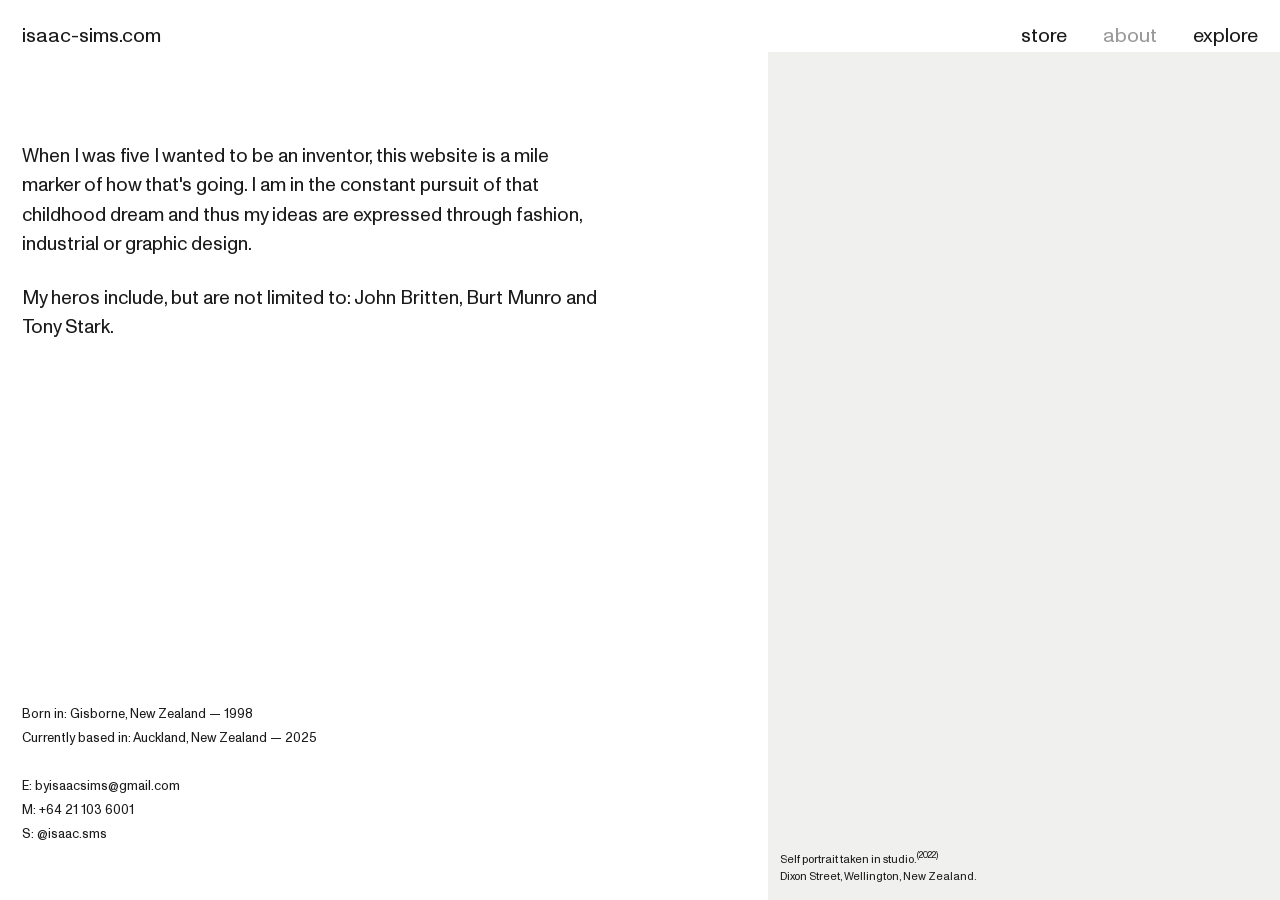
<file: about.html>
<!DOCTYPE html>
<html lang="en">
<head>
  <meta charset="UTF-8">
  <meta name="viewport" content="width=device-width, initial-scale=1.0">
  <title>About — isaac-sims.com</title>
  <meta name="description" content="About Isaac Sims — Designer based in Auckland, New Zealand.">

  <link rel="preconnect" href="https://fonts.googleapis.com">
  <link rel="preconnect" href="https://fonts.gstatic.com" crossorigin>
  <link href="https://fonts.googleapis.com/css2?family=Cormorant+Garamond:wght@400;500&family=DM+Sans:wght@300;400&display=swap" rel="stylesheet">

  <link rel="stylesheet" href="css/styles.css">
</head>
<body class="about-body">

  <!-- NAVIGATION -->
  <nav>
    <span class="site-name"><a href="index.html">isaac-sims.com</a></span>
    <div class="nav-links">
      <a href="store.html">store</a>
      <a href="about.html" class="current">about</a>
      <a href="explore.html">explore</a>
    </div>
  </nav>

  <!-- ABOUT LAYOUT -->
  <main class="about-layout">

    <!-- LEFT — Bio + contact -->
    <div class="about-left">
      <div>
        <div class="about-bio">
          <!--
            EDIT YOUR BIO HERE
          -->
          <p>When I was five I wanted to be an inventor, this website is a mile marker of how that's going. I am in the constant pursuit of that childhood dream and thus my ideas are expressed through fashion, industrial or graphic design.</p>
          <p>My heros include, but are not limited to: John Britten, Burt Munro and Tony Stark.</p>
        </div>
      </div>

      <div class="about-contact">
        <!--
          EDIT YOUR CONTACT DETAILS HERE
        -->
        Born in: Gisborne, New Zealand — 1998<br>
        Currently based in: Auckland, New Zealand — 2025<br>
        <br>
        E: <a href="mailto:byisaacsims@gmail.com">byisaacsims@gmail.com</a><br>
        M: <a href="tel:+6421103600">+64 21 103 6001</a><br>
        S: <a href="https://www.instagram.com/isaac.sms" target="_blank" rel="noopener">@isaac.sms</a>
      </div>
    </div>

    <!-- RIGHT — Portrait photo -->
    <div class="about-right">
      <!--
        REPLACE with your photo:
        <img class="about-photo" src="images/about/portrait.jpg" alt="Isaac Sims">
        Then update the caption below.
      -->
      <div class="about-photo-placeholder"></div>

      <div class="about-photo-caption">
        Self portrait taken in studio.<sup>(2022)</sup><br>
        Dixon Street, Wellington, New Zealand.
      </div>
    </div>

  </main>

  <script src="js/data.js"></script>
  <script src="js/main.js"></script>
</body>
</html>
</file>
<file: css/styles.css>
/* ============================================================
   ISAAC SIMS — Global Styles
   ============================================================ */


/* ============================================================
   CUSTOM FONTS
   To activate Monument Grotesk:
   1. Place your .woff2 files in the /fonts/ folder
   2. Uncomment the @font-face blocks below
   3. The site will start using them automatically
   ============================================================ */

@font-face {
  font-family: 'MonumentGrotesk';
  src: url('../fonts/MonumentGrotesk-Regular.woff2') format('woff2');
  font-weight: 400;
  font-style: normal;
  font-display: swap;
}

/*
  Only uncomment below if you also have Medium/Light font files:

@font-face {
  font-family: 'MonumentGrotesk';
  src: url('../fonts/MonumentGrotesk-Medium.woff2') format('woff2');
  font-weight: 500;
  font-style: normal;
  font-display: swap;
}

@font-face {
  font-family: 'MonumentGrotesk';
  src: url('../fonts/MonumentGrotesk-Light.woff2') format('woff2');
  font-weight: 300;
  font-style: normal;
  font-display: swap;
}
*/

/* Add any additional custom fonts below the same way */


/* ============================================================
   TYPOGRAPHY VARIABLES — Edit these to adjust all type at once
   ============================================================ */
:root {
  /* --- Font families ---
     Once you add Monument Grotesk, change --font-sans to:
     'MonumentGrotesk', 'Helvetica Neue', Helvetica, Arial, sans-serif
  */
  --font-sans:  'MonumentGrotesk', 'Helvetica Neue', Helvetica, Arial, sans-serif;
  --font-serif: 'Times New Roman', Times, Georgia, serif;

  /* --- Font sizes --- */
  --size-nav:        20px;   /* Navigation links */
  --size-body:       20px; /* Body / paragraph text */
  --size-list:       20px;   /* Project list items */
  --size-popup-title: 48px;  /* Hover popup title (serif) */
  --size-popup-desc:  14px;  /* Hover popup description */
  --size-project-h1: 32px;   /* Project page heading */
  --size-about-bio:  19px;   /* About page bio text */
  --size-store-h1:   28px;   /* Store page heading */
  --size-explore-label: 18px;/* Explore text labels */

  /* --- Line heights --- */
  --lh-body:   1.6;
  --lh-loose:  1.85;

  /* --- Letter spacing --- */
  --ls-nav:    0;
  --ls-label:  0.02em;
}


/* ============================================================
   COLOUR VARIABLES
   ============================================================ */
:root {
  --black:       #1a1a1a;
  --grey:        #999999;
  --light-grey:  #f0f0ee;
  --white:       #ffffff;
  --nav-height:  52px;
}


/* ============================================================
   RESET & BASE
   ============================================================ */
*, *::before, *::after {
  box-sizing: border-box;
  margin: 0;
  padding: 0;
}

html {
  font-size: 14px;
  -webkit-font-smoothing: antialiased;
  -moz-osx-font-smoothing: grayscale;
}

body {
  font-family: var(--font-sans);
  color: var(--black);
  background: var(--white);
  min-height: 100vh;
}

a   { color: inherit; text-decoration: none; }
ul  { list-style: none; }
img { display: block; max-width: 100%; }
button { font-family: var(--font-sans); cursor: pointer; border: none; background: none; }


/* ============================================================
   PLACEHOLDER IMAGE STYLE
   Shown wherever an actual image hasn't been uploaded yet
   ============================================================ */
.img-placeholder,
.preview-image-placeholder,
.project-image-placeholder,
.store-item-image-placeholder,
.about-photo-placeholder,
.explore-item-right .img-placeholder {
  background: var(--light-grey);
  display: flex;
  align-items: center;
  justify-content: center;
  color: #bbb;
  font-size: 11px;
  font-family: var(--font-sans);
  letter-spacing: 0.05em;
}

.preview-image-placeholder  { width: 100%; height: 100%; }
.project-image-placeholder  { width: 100%; aspect-ratio: 4/3; }
.store-item-image-placeholder { width: 100%; aspect-ratio: 1; margin-bottom: 20px; }


/* ============================================================
   NAVIGATION
   ============================================================ */
nav {
  position: fixed;
  top: 0; left: 0; right: 0;
  z-index: 200;
  background: var(--white);
  display: flex;
  justify-content: space-between;
  align-items: center;
  padding: 0 22px;
  height: var(--nav-height);
}

.site-name { font-size: var(--size-nav); letter-spacing: var(--ls-nav); }
.site-name a { color: var(--black); }

.nav-links { display: flex; gap: 36px; align-items: center; }

.nav-links a,
.nav-links button {
  font-size: var(--size-nav);
  color: var(--black);
  transition: color 0.15s;
  font-family: var(--font-sans);
  background: none;
  border: none;
  cursor: pointer;
  padding: 0;
}

.nav-links a:hover,
.nav-links button:hover { color: var(--grey); }

.nav-links a.current {
  color: var(--grey);
  pointer-events: none;
}


/* ============================================================
   HOME PAGE
   ============================================================ */
.home-body {
  overflow: hidden;
  height: 100vh;
}

.home-layout {
  display: grid;
  grid-template-columns: 50% 50%; /* left % = where image left edge sits */
  height: 100vh;
  padding-top: calc(var(--nav-height) + 150px); /* increase 50px to push content down further */
}

/* --- Left panel --- */
.home-left {
  padding: 0px 28px 24px 22px; /* top 0 = list aligns with image top */
  overflow-y: auto;
  display: flex;
  flex-direction: column;
  position: relative;
  z-index: 10;
  scrollbar-width: none;
  -ms-overflow-style: none;
}
.home-left::-webkit-scrollbar { display: none; }

/* Home icon — fixed so it stays pinned while the list scrolls */
.home-icon-img {
  position: fixed;
  top: calc(var(--nav-height) + 12px);
  left: 19%; /* centre of the 38% left panel */
  transform: translateX(-50%);
  width: 200px;
  pointer-events: none; /* so it doesn't block hover on list items */
  z-index: 5;
}

/* Project list — starts flush with top, icon floats over it */
.project-list {
  width: 100%;
  margin: 0px;
  padding: 0;
}

.project-list-item {
  display: grid;
  grid-template-columns: 1fr 1fr 1fr; /* equal thirds — adjust middle value to shift year */
  gap: 0;
  align-items: baseline;
  padding: 0px 0;
  cursor: pointer;
  transition: opacity 0.15s;
}

.project-list-item:hover .proj-title,
.project-list-item:hover .proj-year,
.project-list-item:hover .proj-category { opacity: 0.45; }

.proj-title    { font-size: 20px; font-weight: 400; transition: opacity 0.15s; }
.proj-year     { font-size: 20px; white-space: nowrap; text-align: center; transition: opacity 0.15s; }
.proj-year sup { font-size: 14px; vertical-align: super; }
.proj-category { font-size: 20px; white-space: nowrap; text-align: left; padding-left: 8px; transition: opacity 0.15s; }

/* --- Right panel — image fills full panel --- */
.home-right {
  position: relative;
}

/* Popup floats fixed in the gap between nav and content,
   above both the image and the title list.
   left: 50vw matches the 50/50 grid split — adjust if you change the split */
.project-hover-popup {
  position: fixed;
  top: calc(var(--nav-height) + 40px); /* sits in the gap above content */
  left: 50vw;                           /* left edge of the right/image panel */
  width: 420px;
  opacity: 0;
  pointer-events: none;
  transition: opacity 0.2s ease;
  z-index: 50;
  padding: 0;
}

.project-hover-popup.visible {
  opacity: 1;
}

.popup-title {
  font-family: var(--font-serif);
  font-size: var(--size-popup-title);
  font-weight: 400;
  line-height: 1.6;
  margin-bottom: -10px;
  letter-spacing: -0.01em;
  color: var(--black);
}

.popup-desc {
  font-family: var(--font-serif);
  font-size: var(--size-popup-desc);
  line-height: 1.2(--lh-body);
  color: var(--black);
  max-width: 340px;
  opacity: 0.7;
}

/* Image area — top value pushes it down to align with title list */
.home-image-area {
  position: absolute;
  inset: 0;
  top: 0px; /* increase this to push image down — match to your list top padding */
  overflow: hidden;
  background: var(--light-grey);
}

.home-preview-image {
  position: absolute;
  inset: 0;
  width: 100%;
  height: 100%;
  object-fit: cover;
  opacity: 0;
  transition: opacity 0.3s ease;
}

.home-preview-image.visible {
  opacity: 1;
}

.home-right-placeholder {
  position: absolute;
  inset: 0;
  background: var(--light-grey);
}


/* ============================================================
   PROJECT DETAIL PAGE — sticky left, scrolling images
   ============================================================ */
.project-body {
  padding-top: var(--nav-height);
}

.project-layout {
  display: grid;
  grid-template-columns: 38% 62%;
  align-items: start; /* IMPORTANT: allows sticky to work */
}

/* Left panel sticks while right panel scrolls */
.project-left {
  position: sticky;
  top: var(--nav-height);
  height: calc(100vh - var(--nav-height));
  overflow-y: auto;
  padding: 36px 28px 36px 22px;
}

.project-title {
  font-family: var(--font-serif);
  font-size: var(--size-project-h1);
  font-weight: 400;
  letter-spacing: -0.01em;
  margin-bottom: 16px;
  line-height: 1.15;
}

.project-short-desc {
  font-size: var(--size-body);
  line-height: var(--lh-body);
  margin-bottom: 36px;
  max-width: 280px;
}

.project-meta {
  font-size: 12.5px;
  line-height: var(--lh-loose);
}

.project-meta .meta-number { font-size: 9px; vertical-align: super; margin-right: 3px; }
.project-meta p            { margin-bottom: 4px; }
.project-meta .about-text  { margin-top: 14px; line-height: var(--lh-body); max-width: 280px; }
.project-meta .contribution-text { margin-top: 12px; }

.back-link {
  display: inline-block;
  font-size: 12.5px;
  color: var(--grey);
  margin-bottom: 28px;
  transition: color 0.15s;
}
.back-link:hover { color: var(--black); }

/* Right panel — stacked scrolling images */
.project-right {
  background: var(--light-grey);
  padding: 32px;
  display: flex;
  flex-direction: column;
  gap: 16px;
  min-height: calc(100vh - var(--nav-height));
}

.project-right img {
  width: 100%;
  display: block;
}

.project-image-placeholder {
  width: 100%;
  aspect-ratio: 4/3;
  background: #ddd;
  display: flex;
  align-items: center;
  justify-content: center;
  font-size: 11px;
  color: #bbb;
}


/* ============================================================
   ABOUT PAGE
   ============================================================ */
.about-body  { padding-top: var(--nav-height); }

.about-layout {
  display: grid;
  grid-template-columns: 60% 40%;
  min-height: calc(100vh - var(--nav-height));
}

.about-left {
  padding: 80px 48px 60px 22px;
  display: flex;
  flex-direction: column;
  justify-content: space-between;
}

.about-bio { font-size: var(--size-about-bio); line-height: 1.55; max-width: 580px; margin-bottom: 60px; }
.about-bio p + p { margin-top: 24px; }

.about-contact { font-size: 13px; line-height: var(--lh-loose); }
.about-contact a:hover { color: var(--grey); }

.about-right { position: relative; }

.about-photo {
  width: 100%;
  height: 100%;
  min-height: calc(100vh - var(--nav-height));
  object-fit: cover;
  object-position: top;
  display: block;
}

.about-photo-placeholder {
  width: 100%;
  min-height: calc(100vh - var(--nav-height));
  background: var(--light-grey);
}

.about-photo-caption {
  position: absolute;
  bottom: 20px;
  left: 12px;
  font-size: 11px;
  line-height: 1.5;
}

.about-photo-caption sup { font-size: 9px; vertical-align: super; }


/* ============================================================
   EXPLORE PAGE — masonry grid with fade-in
   ============================================================ */
.explore-body { padding-top: var(--nav-height); }

.explore-tabs {
  display: flex;
  gap: 32px;
  padding: 22px 22px 0;
}

.explore-tab {
  font-size: var(--size-nav);
  color: var(--grey);
  cursor: pointer;
  transition: color 0.15s;
  font-family: var(--font-sans);
}

.explore-tab.active { color: var(--black); }
.explore-tab:hover  { color: var(--black); }

/* Grid — CSS columns for masonry effect */
.explore-grid {
  padding: 28px 10px 80px;
  columns: 4;
  column-gap: 0;
}

/* Each item fades in on load */
.explore-item {
  break-inside: avoid;
  cursor: pointer;
  display: block;
  padding: 10px;
  opacity: 0; /* starts invisible — JS sets animation */
  transition: opacity 0.15s;
  color: inherit;
  text-decoration: none;
}

.explore-item:hover { opacity: 0.5 !important; }

.explore-item.hidden { display: none !important; }

/* Fade-in animation */
@keyframes fadeInItem {
  from { opacity: 0; }
  to   { opacity: 1; }
}

.explore-item.faded-in {
  animation: fadeInItem 0.5s ease forwards;
}

/* Image thumbnails */
.explore-item-image img {
  width: 100%;
  display: block;
}

.explore-item-image .img-placeholder {
  width: 100%;
  aspect-ratio: 1;
  background: var(--light-grey);
}

/* Text code labels */
.explore-item-text {
  padding: 16px 2px;
  font-size: var(--size-explore-label);
  font-family: var(--font-serif);
  font-weight: 400;
  letter-spacing: var(--ls-label);
}

/* Empty spacer items — give abstract spacing to the grid */
.explore-spacer {
  break-inside: avoid;
  pointer-events: none;
}


/* ============================================================
   EXPLORE ITEM DETAIL PAGE
   ============================================================ */
.explore-item-body { padding-top: var(--nav-height); }

.explore-item-nav {
  display: flex;
  justify-content: space-between;
  padding: 18px 22px;
}

.explore-nav-btn {
  font-size: var(--size-nav);
  color: var(--black);
  cursor: pointer;
  transition: color 0.15s;
  font-family: var(--font-sans);
}
.explore-nav-btn:hover { color: var(--grey); }

.explore-item-layout {
  display: grid;
  grid-template-columns: 26% 74%;
  min-height: calc(100vh - var(--nav-height) - 55px);
}

.explore-item-left {
  padding: 16px 22px 40px 22px;
}

.explore-item-caption { font-size: 13px; line-height: 1.6; }
.explore-item-date    { font-size: 12px; color: var(--grey); margin-top: 6px; }

.explore-item-right { padding: 0 22px 40px 0; }

.explore-item-right img {
  width: 100%;
  height: calc(100vh - var(--nav-height) - 95px);
  object-fit: cover;
  display: block;
}

.explore-item-right .img-placeholder {
  width: 100%;
  height: calc(100vh - var(--nav-height) - 95px);
  background: var(--light-grey);
}


/* ============================================================
   STORE PAGE
   ============================================================ */
.store-body   { padding-top: var(--nav-height); }
.store-layout { padding: 40px 22px 80px; }

.store-header          { margin-bottom: 40px; }
.store-header h1       { font-family: var(--font-serif); font-size: var(--size-store-h1); font-weight: 400; margin-bottom: 8px; }
.store-header p        { font-size: 13px; color: var(--grey); }

.store-grid {
  display: grid;
  grid-template-columns: repeat(3, 1fr);
  gap: 1px;
  background: #e8e8e8;
  border: 1px solid #e8e8e8;
}

.store-item { background: var(--white); padding: 24px; }

.store-item-image {
  width: 100%;
  aspect-ratio: 1;
  object-fit: cover;
  display: block;
  margin-bottom: 20px;
}

.store-item-image-placeholder {
  width: 100%;
  aspect-ratio: 1;
  background: var(--light-grey);
  margin-bottom: 20px;
}

.store-item-name        { font-size: 14px; margin-bottom: 6px; }
.store-item-description { font-size: 12px; color: var(--grey); line-height: 1.55; margin-bottom: 16px; }
.store-item-price       { font-size: 13px; margin-bottom: 14px; }

.snipcart-add-item,
.buy-btn {
  font-size: 12px;
  font-family: var(--font-sans);
  color: var(--black);
  border: 1px solid var(--black);
  padding: 8px 18px;
  cursor: pointer;
  background: none;
  transition: background 0.15s, color 0.15s;
  letter-spacing: 0.02em;
}

.snipcart-add-item:hover,
.buy-btn:hover { background: var(--black); color: var(--white); }

.sold-out { font-size: 12px; color: var(--grey); font-style: italic; }

.cart-btn { font-size: var(--size-nav); }


/* ============================================================
   RESPONSIVE — Mobile & Tablet
   ============================================================ */

/* --- Tablet (≤ 900px) --- */
@media (max-width: 900px) {
  .project-layout,
  .about-layout,
  .explore-item-layout {
    grid-template-columns: 1fr;
  }

  .project-left {
    position: static;
    height: auto;
    overflow: visible;
  }

  .project-right {
    min-height: 60vw;
    padding: 24px;
  }

  .about-right { order: -1; }
  .about-photo, .about-photo-placeholder { min-height: 70vw; }
  .about-left  { padding: 40px 22px; }
  .about-bio   { font-size: 16px; }

  .explore-grid { columns: 2; }
  .store-grid   { grid-template-columns: 1fr 1fr; }
}


/* --- Mobile (≤ 600px) --- */
@media (max-width: 600px) {

  /* Home: single column, full width list only */
  .home-body { overflow: auto; height: auto; }

  .home-layout {
    display: block; /* stack vertically */
    padding-top: var(--nav-height);
    height: auto;
  }

  /* Hide the right image panel entirely on mobile */
  .home-right { display: none; }

  /* Hide the sketch on mobile for cleaner look */
  .sketch-container { display: none; }

  /* Project list takes full width */
  .home-left {
    padding: 24px 16px 60px;
  }

  .project-list { margin-top: 32px; }

  /* Mobile list: title only — year and type are hidden */
  .proj-year,
  .proj-category { display: none; }

  .project-list-item {
    display: block; /* single column */
    padding: 10px 0;
    border-bottom: 1px solid #f0f0f0;
  }

  .proj-title { font-size: 16px; }

  /* Popup not needed on mobile */
  .project-hover-popup { display: none; }

  /* Nav links tighter on mobile */
  .nav-links { gap: 16px; }

  /* Explore single column */
  .explore-grid { columns: 1; padding: 20px 12px 60px; }

  /* Store single column */
  .store-grid { grid-template-columns: 1fr; }

  /* Project page */
  .project-left { padding: 28px 16px; }
  .project-title { font-size: 24px; }

  /* About */
  .about-bio { font-size: 15px; }
}
</file>
